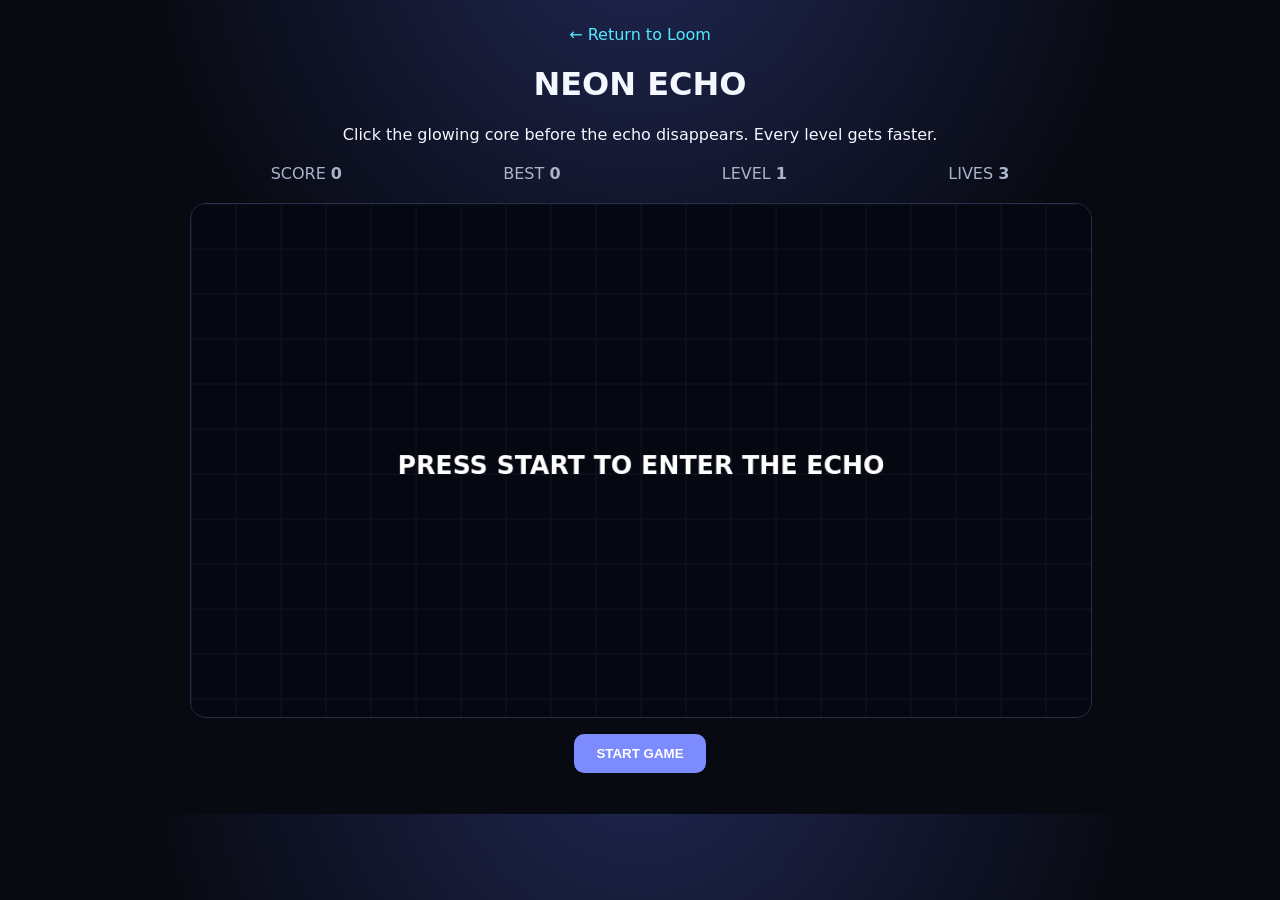
<file: Neon_Echo_Real_Website.html>
<!doctype html><html><head><meta charset="utf-8"><meta name="viewport" content="width=device-width,initial-scale=1"><title>Neon Echo // Arcade</title><style>body{margin:0;background:radial-gradient(circle at 50% -10%,#202752,#080a12 45%);color:#f5f7ff;font:16px system-ui;text-align:center}main{width:min(900px,92%);margin:auto;padding:25px}.back{color:#54e8ff;text-decoration:none}canvas{display:block;width:100%;margin-top:20px;border:1px solid #283049;border-radius:16px;cursor:crosshair}button{padding:12px 22px;border:0;border-radius:10px;background:#7c8cff;color:#fff;font-weight:bold;cursor:pointer}.stats{color:#aab3c9;display:flex;justify-content:space-around;margin-top:20px}</style></head><body><main><a class="back" href="index.html">← Return to Loom</a><h1>NEON ECHO</h1><p>Click the glowing core before the echo disappears. Every level gets faster.</p><div class="stats"><span>SCORE <b id="s">0</b></span><span>BEST <b id="b">0</b></span><span>LEVEL <b id="l">1</b></span><span>LIVES <b id="v">3</b></span></div><canvas id="n" width="1000" height="570"></canvas><p><button id="go">START GAME</button></p></main><script>const c=n,x=c.getContext('2d'),S=s,B=b,L=l,V=v;let run=0,score=0,best=+localStorage.echoBest||0,level=1,lives=3,core,parts=[],last=0;function spawn(){core={x:70+Math.random()*860,y:60+Math.random()*450,r:Math.max(11,28-level),born:performance.now(),life:Math.max(600,1700-level*70)}}function start(){score=0;level=1;lives=3;run=1;spawn();loop(performance.now())}go.onclick=start;c.onpointerdown=e=>{if(!run)return;let r=c.getBoundingClientRect(),x0=(e.clientX-r.left)*1000/r.width,y0=(e.clientY-r.top)*570/r.height;if(Math.hypot(x0-core.x,y0-core.y)<core.r+20){score+=10+level*2;level=1+Math.floor(score/80);best=Math.max(best,score);spawn()}else{lives--;if(lives<1)run=0;else spawn()}S.textContent=score;B.textContent=best;L.textContent=level;V.textContent=lives;localStorage.echoBest=best};function loop(t){x.fillStyle='#060811';x.fillRect(0,0,1000,570);x.strokeStyle='#111727';for(let i=0;i<1000;i+=50){x.beginPath();x.moveTo(i,0);x.lineTo(i,570);x.stroke()}for(let j=0;j<570;j+=50){x.beginPath();x.moveTo(0,j);x.lineTo(1000,j);x.stroke()}if(core){let p=1-(t-core.born)/core.life;x.shadowBlur=25;x.shadowColor='#54e8ff';x.fillStyle='#54e8ff';x.beginPath();x.arc(core.x,core.y,core.r*(1+Math.sin(t/100)*.12),0,7);x.fill();x.shadowBlur=0;if(p<=0){lives--;V.textContent=lives;if(lives<1)run=0;else spawn()}}if(!run){x.fillStyle='#fff';x.font='bold 28px system-ui';x.textAlign='center';x.fillText('PRESS START TO ENTER THE ECHO',500,300);return}raf=requestAnimationFrame(loop)}let raf;loop(0)</script></body></html>
</file>
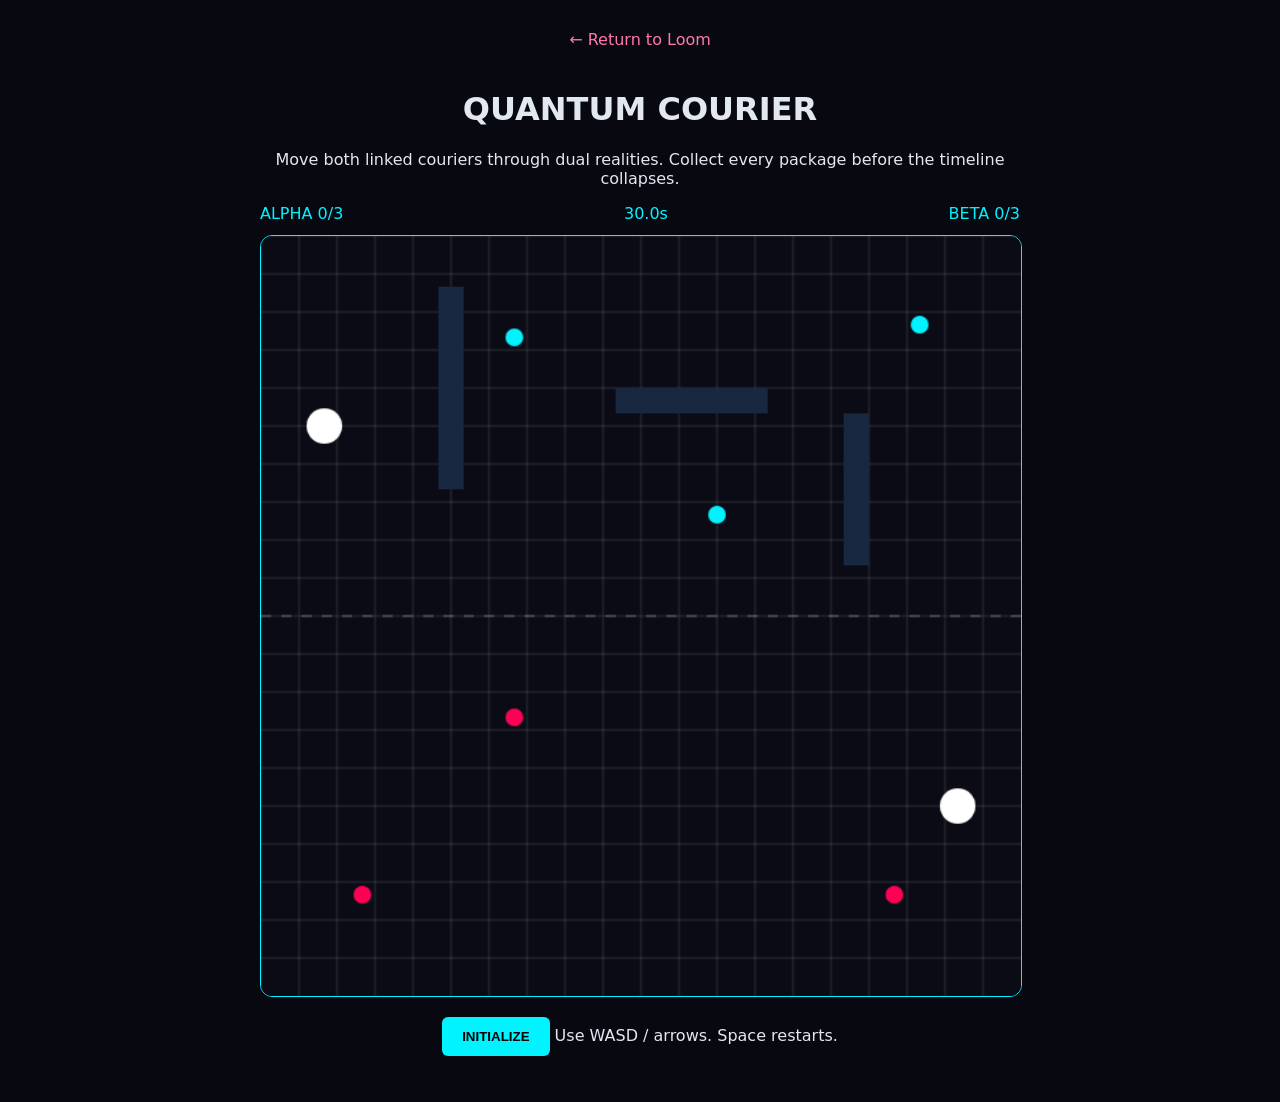
<file: quantum_courier.html>
<!doctype html><html><head><meta charset="utf-8"><meta name="viewport" content="width=device-width,initial-scale=1"><title>Quantum Courier // Arcade</title><style>body{margin:0;background:#080811;color:#e2e8f0;font:16px system-ui;text-align:center}main{max-width:760px;margin:auto;padding:30px}canvas{width:100%;background:#0b0b16;border:1px solid #00f3ff;border-radius:12px}button{padding:12px 20px;background:#00f3ff;border:0;border-radius:6px;font-weight:bold;cursor:pointer}.hud{display:flex;justify-content:space-between;gap:10px;color:#00f3ff;margin:12px 0}.back{color:#ff78ad;text-decoration:none;display:inline-block;margin-bottom:20px}</style></head><body><main><a class="back" href="index.html">← Return to Loom</a><h1>QUANTUM COURIER</h1><p>Move both linked couriers through dual realities. Collect every package before the timeline collapses.</p><div class="hud"><span id="a">ALPHA 0/3</span><span id="t">30.0s</span><span id="b">BETA 0/3</span></div><canvas id="q" width="600" height="600"></canvas><p><button id="start">INITIALIZE</button> Use WASD / arrows. Space restarts.</p></main><script>const c=q,x=c.getContext('2d'),K={},obs=[{x:140,y:40,w:20,h:160},{x:280,y:120,w:120,h:20},{x:460,y:140,w:20,h:120}],A=[{x:200,y:80},{x:360,y:220},{x:520,y:70}],B=[{x:80,y:520},{x:200,y:380},{x:500,y:520}];let p={x:50,y:150},z={x:550,y:450},on=0,tm=30,raf;onkeydown=e=>{K[e.key.toLowerCase()]=1;if(e.code==='Space')reset()};onkeyup=e=>K[e.key.toLowerCase()]=0;start.onclick=reset;function reset(){p={x:50,y:150};z={x:550,y:450};A.forEach(v=>v.hit=0);B.forEach(v=>v.hit=0);tm=30;on=1;cancelAnimationFrame(raf);raf=requestAnimationFrame(loop)}function move(o,dx,dy,top){o.x=Math.max(15,Math.min(585,o.x+dx));o.y=Math.max(top?15:315,Math.min(top?285:585,o.y+dy))}function loop(t){x.fillStyle='#0b0b16';x.fillRect(0,0,600,600);x.strokeStyle='#ffffff22';for(let i=0;i<600;i+=30){x.beginPath();x.moveTo(i,0);x.lineTo(i,600);x.stroke();x.beginPath();x.moveTo(0,i);x.lineTo(600,i);x.stroke()}x.strokeStyle='#ffffff55';x.setLineDash([8,8]);x.beginPath();x.moveTo(0,300);x.lineTo(600,300);x.stroke();x.setLineDash([]);let dx=(K.a?-3.5:0)+(K.d?3.5:0),dy=(K.w?-3.5:0)+(K.s?3.5:0);if(on){move(p,dx,dy,1);move(z,-dx,-dy,0);tm-=.016}x.fillStyle='#182840';obs.forEach(o=>x.fillRect(o.x,o.y,o.w,o.h));x.fillStyle='#00f3ff';A.forEach(v=>{if(!v.hit&&Math.hypot(p.x-v.x,p.y-v.y)<24)v.hit=1;if(!v.hit){x.beginPath();x.arc(v.x,v.y,7,0,7);x.fill()}});x.fillStyle='#ff0055';B.forEach(v=>{if(!v.hit&&Math.hypot(z.x-v.x,z.y-v.y)<24)v.hit=1;if(!v.hit){x.beginPath();x.arc(v.x,v.y,7,0,7);x.fill()}});x.fillStyle='#fff';x.beginPath();x.arc(p.x,p.y,14,0,7);x.fill();x.beginPath();x.arc(z.x,z.y,14,0,7);x.fill();let aa=A.filter(v=>v.hit).length,bb=B.filter(v=>v.hit).length;a.textContent=`ALPHA ${aa}/3`;b.textContent=`BETA ${bb}/3`;t.textContent=`${Math.max(0,tm).toFixed(1)}s`;if(aa===3&&bb===3){on=0;x.fillStyle='#ffe600';x.font='bold 24px sans-serif';x.textAlign='center';x.fillText('TIMELINE SYNCHRONIZED',300,300)}else if(tm<=0){on=0;x.fillStyle='#ff0055';x.font='bold 24px sans-serif';x.textAlign='center';x.fillText('PARADOX COLLAPSE',300,300)}if(on)raf=requestAnimationFrame(loop)}reset()</script></body></html>
</file>
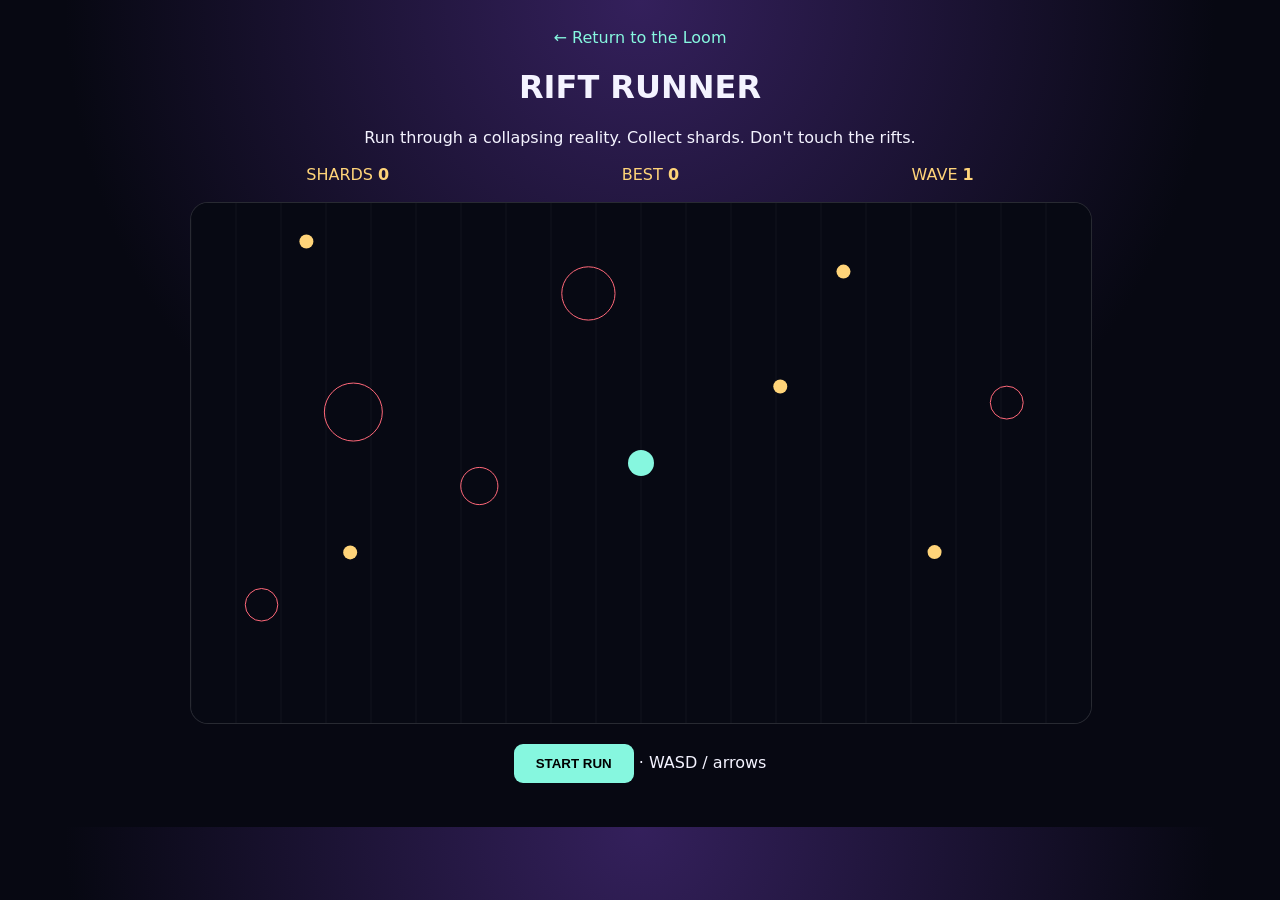
<file: rift_runner.html>
<!doctype html><html lang="en"><head><meta charset="utf-8"><meta name="viewport" content="width=device-width,initial-scale=1"><title>Rift Runner // Moonforge Arcade</title><style>body{margin:0;background:radial-gradient(circle at 50% 0,#34205c,#070812 55%);color:#f4f3ff;font:16px system-ui;text-align:center}main{width:min(900px,92%);margin:auto;padding:28px}.back{color:#86f7df;text-decoration:none}.hud{display:flex;justify-content:space-around;color:#ffd479;margin:18px 0}canvas{width:100%;border:1px solid #ffffff22;border-radius:18px;background:#070913}button{border:0;border-radius:9px;padding:12px 22px;background:#86f7df;font-weight:800;cursor:pointer}</style></head><body><main><a class="back" href="index.html">← Return to the Loom</a><h1>RIFT RUNNER</h1><p>Run through a collapsing reality. Collect shards. Don't touch the rifts.</p><div class="hud"><span>SHARDS <b id="score">0</b></span><span>BEST <b id="best">0</b></span><span>WAVE <b id="wave">1</b></span></div><canvas id="c" width="900" height="520"></canvas><p><button id="go">START RUN</button> · WASD / arrows</p></main><script>const c=document.getElementById('c'),x=c.getContext('2d'),K={};let p,shards,rocks,on,score=0,best=+localStorage.riftBest||0,wave=1,last=0;addEventListener('keydown',e=>K[e.key.toLowerCase()]=1);addEventListener('keyup',e=>K[e.key.toLowerCase()]=0);go.onclick=()=>{p={x:450,y:260};shards=[];rocks=[];score=0;wave=1;on=1;for(let i=0;i<5;i++)spawn();requestAnimationFrame(loop)};function spawn(){rocks.push({x:Math.random()*860+20,y:Math.random()*480+20,r:14+Math.random()*18,vx:-40-Math.random()*50,vy:-40+Math.random()*80});shards.push({x:Math.random()*840+30,y:Math.random()*460+30})}function loop(t){let dt=Math.min((t-last)/1000,.04);last=t;x.fillStyle='#070913';x.fillRect(0,0,900,520);x.strokeStyle='#ffffff0d';for(let i=0;i<900;i+=45){x.beginPath();x.moveTo(i,0);x.lineTo(i,520);x.stroke()}let dx=(K.a||K.arrowleft?-1:0)+(K.d||K.arrowright?1:0),dy=(K.w||K.arrowup?-1:0)+(K.s||K.arrowdown?1:0),m=Math.hypot(dx,dy)||1;p.x=Math.max(14,Math.min(886,p.x+dx/m*260*dt));p.y=Math.max(14,Math.min(506,p.y+dy/m*260*dt));rocks.forEach(r=>{r.x+=r.vx*dt;r.y+=r.vy*dt;if(r.x<r.r||r.x>900-r.r)r.vx*=-1;if(r.y<r.r||r.y>520-r.r)r.vy*=-1;x.strokeStyle='#ff6879';x.beginPath();x.arc(r.x,r.y,r.r,0,7);x.stroke();if(Math.hypot(p.x-r.x,p.y-r.y)<r.r+13)on=0});for(let i=shards.length-1;i>=0;i--){let s=shards[i];x.fillStyle='#ffd479';x.beginPath();x.arc(s.x,s.y,7,0,7);x.fill();if(Math.hypot(p.x-s.x,p.y-s.y)<20){shards.splice(i,1);score++;document.getElementById('score').textContent=score;best=Math.max(best,score);localStorage.riftBest=best;document.getElementById('best').textContent=best;if(!shards.length){wave++;document.getElementById('wave').textContent=wave;for(let j=0;j<wave+4;j++)spawn()}}}x.fillStyle='#86f7df';x.beginPath();x.arc(p.x,p.y,13,0,7);x.fill();if(!on){x.fillStyle='#fff';x.font='bold 28px system-ui';x.textAlign='center';x.fillText('RIFT COLLAPSE — PRESS START',450,260);return}requestAnimationFrame(loop)}go.click()</script></body></html>
</file>
